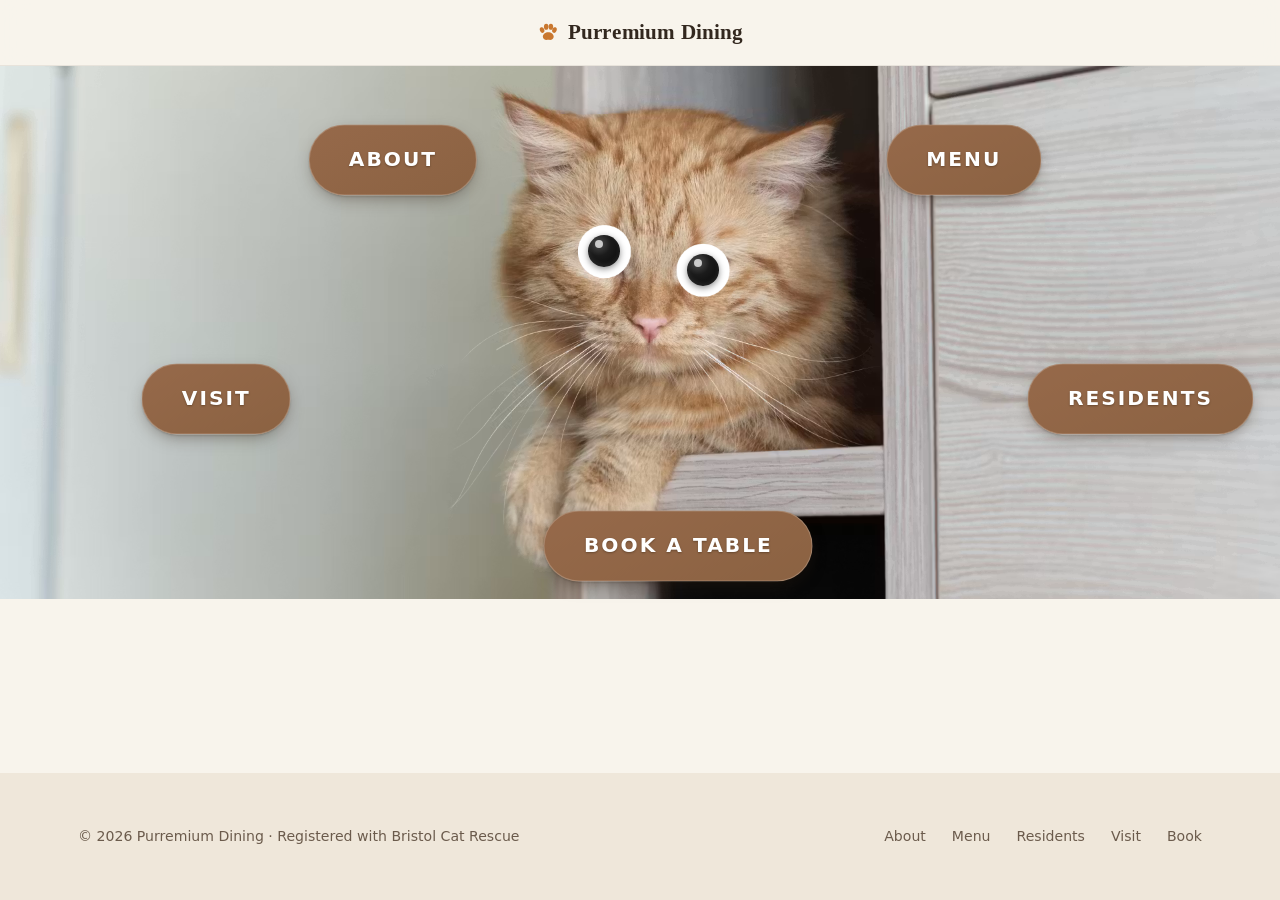
<file: index.html>
<!DOCTYPE html>
<html lang="en">
<head>
<meta charset="utf-8">
<meta name="viewport" content="width=device-width, initial-scale=1">
<title>Purremium Dining — Cat Café</title>
<meta name="description" content="A slow little cat café. Good coffee, warm pastries, and twelve residents who make the rules.">
<link rel="stylesheet" href="styles.css">
</head>
<!-- data-laser opts this page into the laser-pointer cursor.
     Every other page keeps the normal system cursor. -->
<body data-laser>

<header class="nav" id="nav">
  <div class="nav-inner">
    <a class="brand" href="index.html"><span class="paw" aria-hidden="true"><svg viewBox="0 0 32 32" focusable="false"><ellipse cx="7.4" cy="13.2" rx="3.2" ry="4.2" transform="rotate(-20 7.4 13.2)"/><ellipse cx="13.4" cy="8.4" rx="3.3" ry="4.5"/><ellipse cx="20.2" cy="8.4" rx="3.3" ry="4.5"/><ellipse cx="25.4" cy="13.2" rx="3.2" ry="4.2" transform="rotate(20 25.4 13.2)"/><path d="M16.4 16.2c4.3 0 7.9 2.9 7.9 6.4 0 3.1-2.5 5.1-5.3 5.1-1 0-1.8-.3-2.6-.3s-1.6.3-2.6.3c-2.8 0-5.3-2-5.3-5.1 0-3.5 3.6-6.4 7.9-6.4z"/></svg></span><span class="brand-text">Purremium Dining</span></a>
  </div>
</header>

<main>
  <!-- The photograph is the front page, and the navigation rings the cat.
       --x/--y place each pill as a percentage of the hero, which maps
       straight onto the image because the hero keeps the photo's ratio. -->
  <div class="hero-wrap">
    <section class="hero" id="hero">
      <img class="hero-img" src="Untitled%20design.png"
           alt="A ginger cat looking out from a shelf inside the café, its eyes following the laser pointer">
      <div class="googly" id="googly" aria-hidden="true">
        <span class="socket"><span class="pupil"></span></span>
        <span class="socket"><span class="pupil"></span></span>
      </div>
    </section>

    <nav class="hero-nav" aria-label="Main">
      <a class="pill pill-about"     href="about.html">About</a>
      <a class="pill pill-menu"      href="menu.html">Menu</a>
      <a class="pill pill-residents" href="residents.html">Residents</a>
      <a class="pill pill-visit"     href="visit.html">Visit</a>
      <a class="pill pill-book"      href="book.html">Book a table</a>
    </nav>
  </div>
</main>

<footer>
  <div class="wrap foot">
    <small>© 2026 Purremium Dining · Registered with Bristol Cat Rescue</small>
    <nav>
      <a href="about.html">About</a>
      <a href="menu.html">Menu</a>
      <a href="residents.html">Residents</a>
      <a href="visit.html">Visit</a>
      <a href="book.html">Book</a>
    </nav>
  </div>
</footer>

<script src="site.js"></script>
</body>
</html>
</file>
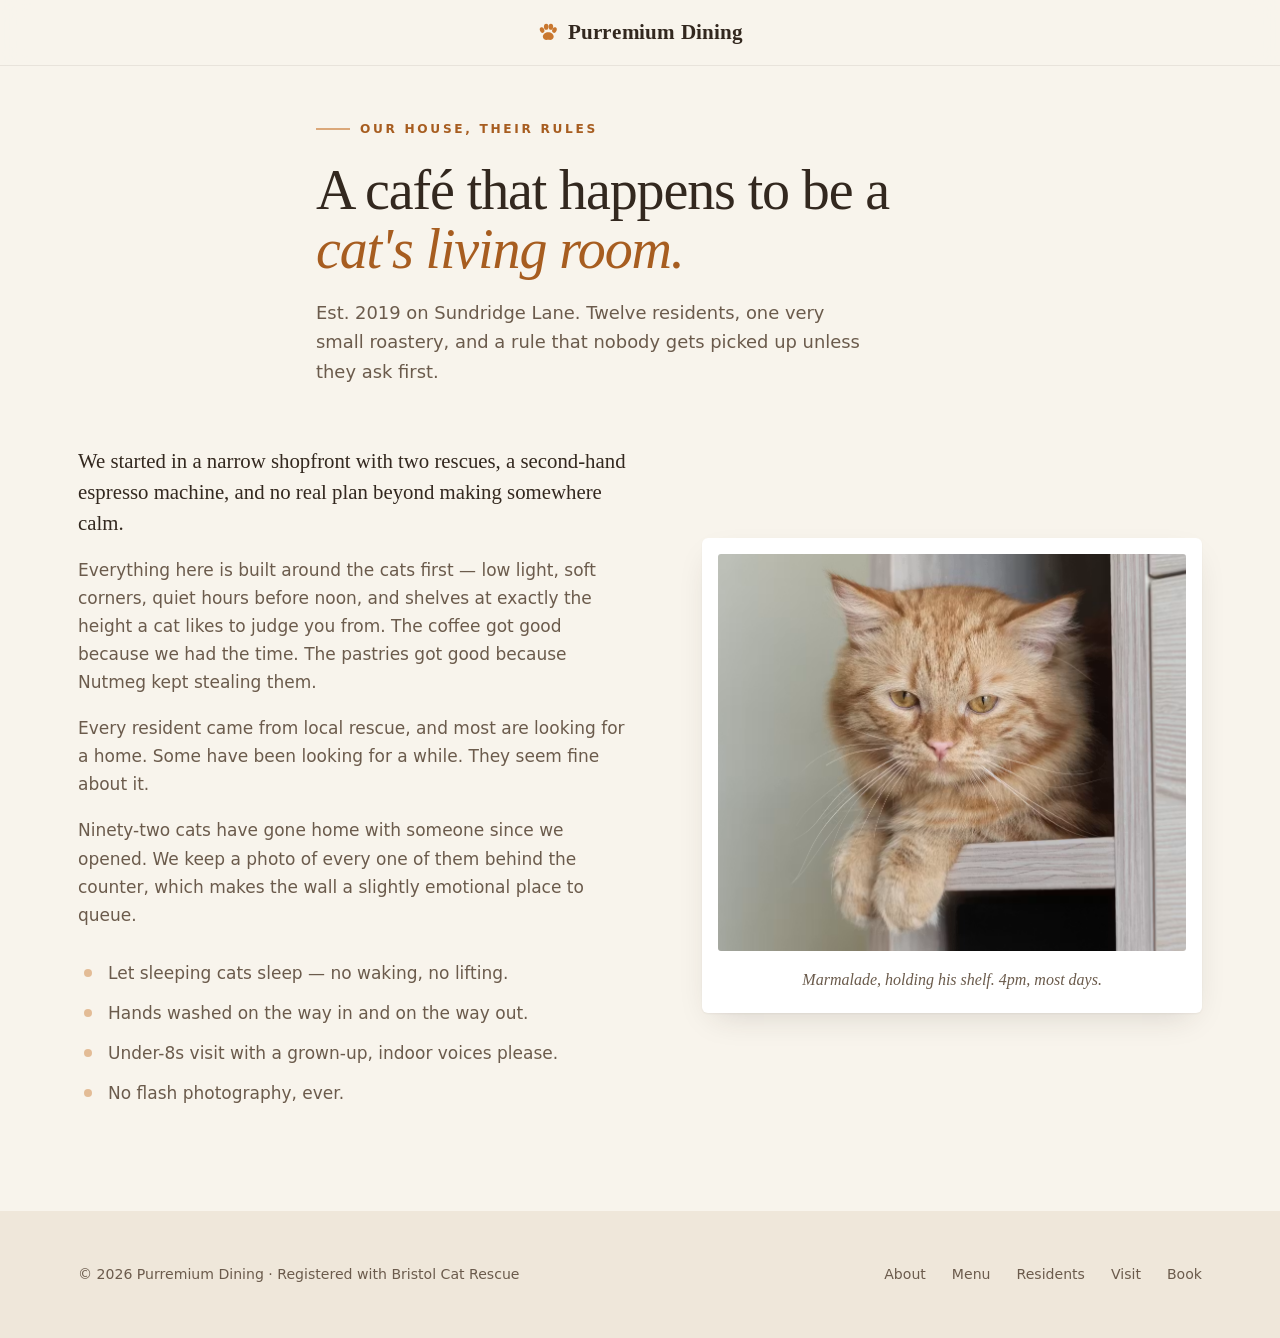
<file: about.html>
<!DOCTYPE html>
<html lang="en">
<head>
<meta charset="utf-8">
<meta name="viewport" content="width=device-width, initial-scale=1">
<title>About — Purremium Dining</title>
<meta name="description" content="How a narrow shopfront, two rescues and a second-hand espresso machine became Purremium Dining.">
<link rel="stylesheet" href="styles.css">
</head>
<body>

<header class="nav" id="nav">
  <div class="nav-inner">
    <a class="brand" href="index.html"><span class="paw" aria-hidden="true"><svg viewBox="0 0 32 32" focusable="false"><ellipse cx="7.4" cy="13.2" rx="3.2" ry="4.2" transform="rotate(-20 7.4 13.2)"/><ellipse cx="13.4" cy="8.4" rx="3.3" ry="4.5"/><ellipse cx="20.2" cy="8.4" rx="3.3" ry="4.5"/><ellipse cx="25.4" cy="13.2" rx="3.2" ry="4.2" transform="rotate(20 25.4 13.2)"/><path d="M16.4 16.2c4.3 0 7.9 2.9 7.9 6.4 0 3.1-2.5 5.1-5.3 5.1-1 0-1.8-.3-2.6-.3s-1.6.3-2.6.3c-2.8 0-5.3-2-5.3-5.1 0-3.5 3.6-6.4 7.9-6.4z"/></svg></span><span class="brand-text">Purremium Dining</span></a>
  </div>
</header>

<main>

  <section class="page-head">
    <div class="wrap inner">
      <p class="eyebrow">Our house, their rules</p>
      <h1>A café that happens to be a <em>cat's living room.</em></h1>
      <p class="lede">Est. 2019 on Sundridge Lane. Twelve residents, one very small roastery,
        and a rule that nobody gets picked up unless they ask first.</p>
    </div>
  </section>

  <section>
    <div class="wrap about-grid">
      <div class="about-copy reveal">
        <p>
          We started in a narrow shopfront with two rescues, a second-hand
          espresso machine, and no real plan beyond making somewhere calm.
        </p>
        <p>
          Everything here is built around the cats first — low light, soft
          corners, quiet hours before noon, and shelves at exactly the height
          a cat likes to judge you from. The coffee got good because we had
          the time. The pastries got good because Nutmeg kept stealing them.
        </p>
        <p>
          Every resident came from local rescue, and most are looking for a
          home. Some have been looking for a while. They seem fine about it.
        </p>
        <p>
          Ninety-two cats have gone home with someone since we opened. We keep
          a photo of every one of them behind the counter, which makes the wall
          a slightly emotional place to queue.
        </p>
        <ul class="rules">
          <li>Let sleeping cats sleep — no waking, no lifting.</li>
          <li>Hands washed on the way in and on the way out.</li>
          <li>Under-8s visit with a grown-up, indoor voices please.</li>
          <li>No flash photography, ever.</li>
        </ul>
      </div>
      <figure class="polaroid reveal">
        <img src="ZyCdgK8jQArTz7iW_catperches.avif" width="1920" height="800"
             alt="Marmalade, a ginger cat, resting on a shelf with one paw hanging over the edge">
        <figcaption>Marmalade, holding his shelf. 4pm, most days.</figcaption>
      </figure>
    </div>
  </section>

</main>

<footer>
  <div class="wrap foot">
    <small>© 2026 Purremium Dining · Registered with Bristol Cat Rescue</small>
    <nav>
      <a href="about.html">About</a>
      <a href="menu.html">Menu</a>
      <a href="residents.html">Residents</a>
      <a href="visit.html">Visit</a>
      <a href="book.html">Book</a>
    </nav>
  </div>
</footer>

<script src="site.js"></script>
</body>
</html>
</file>
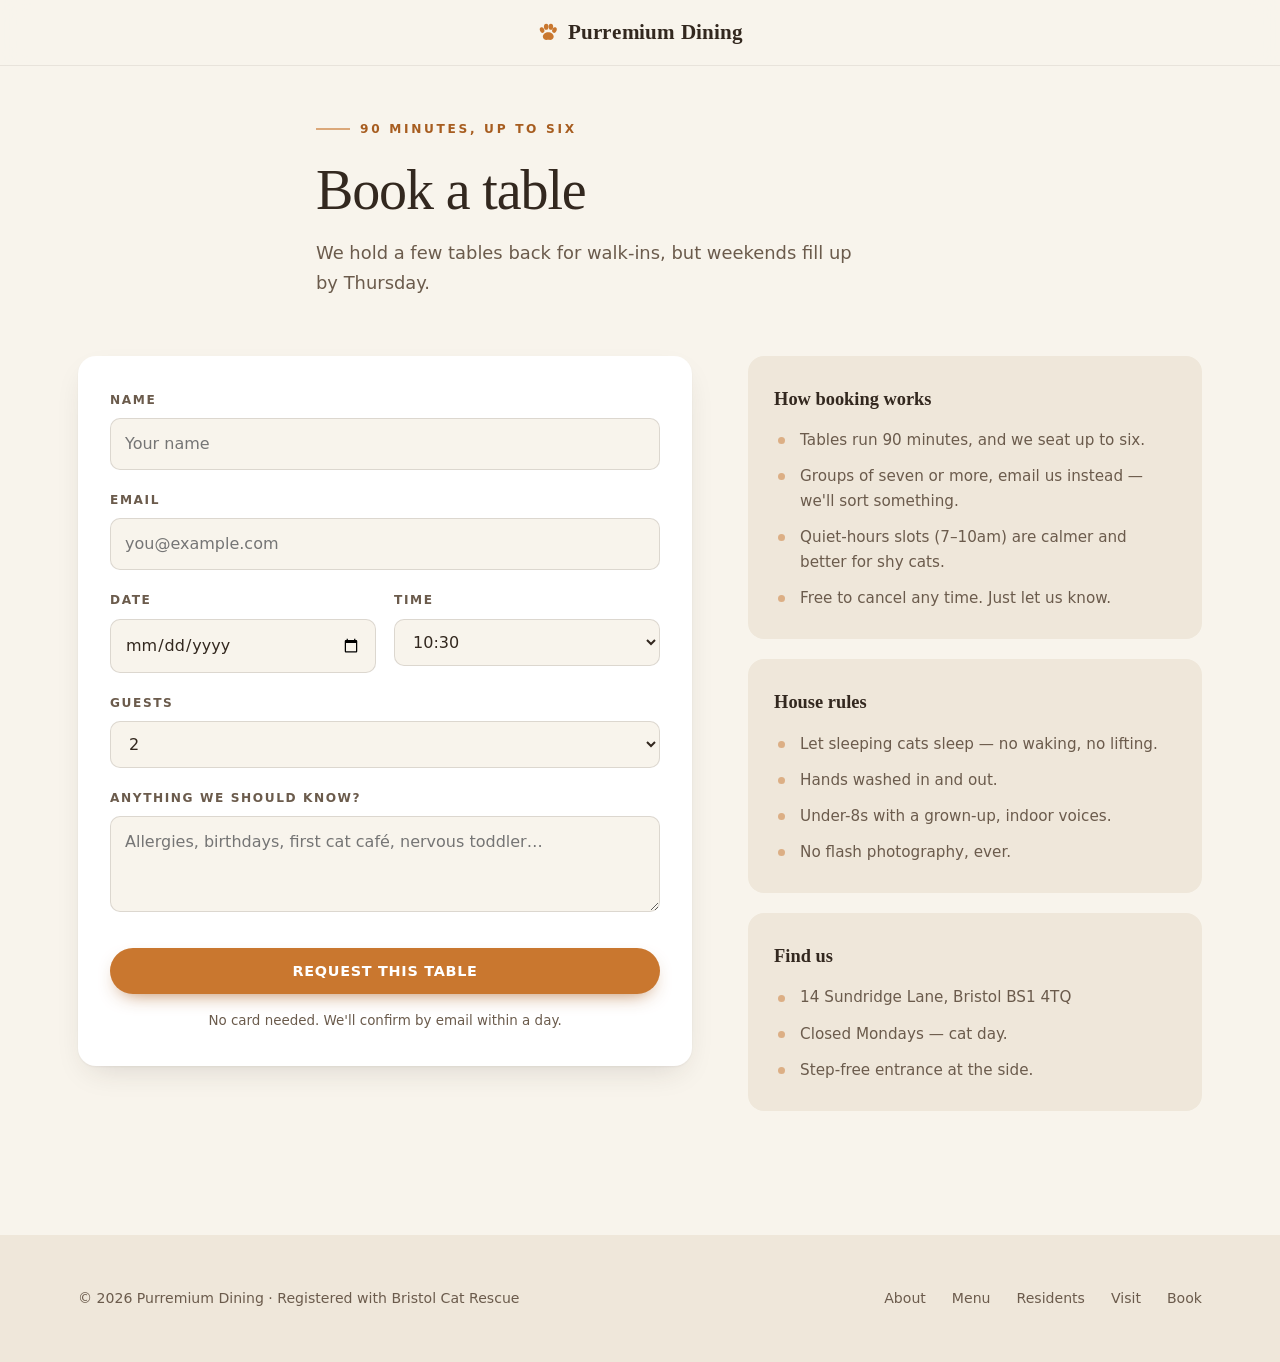
<file: book.html>
<!DOCTYPE html>
<html lang="en">
<head>
<meta charset="utf-8">
<meta name="viewport" content="width=device-width, initial-scale=1">
<title>Book a table — Purremium Dining</title>
<meta name="description" content="Reserve a 90-minute table at Purremium Dining cat café.">
<link rel="stylesheet" href="styles.css">
</head>
<body>

<header class="nav" id="nav">
  <div class="nav-inner">
    <a class="brand" href="index.html"><span class="paw" aria-hidden="true"><svg viewBox="0 0 32 32" focusable="false"><ellipse cx="7.4" cy="13.2" rx="3.2" ry="4.2" transform="rotate(-20 7.4 13.2)"/><ellipse cx="13.4" cy="8.4" rx="3.3" ry="4.5"/><ellipse cx="20.2" cy="8.4" rx="3.3" ry="4.5"/><ellipse cx="25.4" cy="13.2" rx="3.2" ry="4.2" transform="rotate(20 25.4 13.2)"/><path d="M16.4 16.2c4.3 0 7.9 2.9 7.9 6.4 0 3.1-2.5 5.1-5.3 5.1-1 0-1.8-.3-2.6-.3s-1.6.3-2.6.3c-2.8 0-5.3-2-5.3-5.1 0-3.5 3.6-6.4 7.9-6.4z"/></svg></span><span class="brand-text">Purremium Dining</span></a>
  </div>
</header>

<main>

  <section class="page-head">
    <div class="wrap inner">
      <p class="eyebrow">90 minutes, up to six</p>
      <h1>Book a table</h1>
      <p class="lede">We hold a few tables back for walk-ins, but weekends fill up by Thursday.</p>
    </div>
  </section>

  <section>
    <div class="wrap book-grid">

      <div class="reveal">
        <form class="form" id="booking-form" novalidate>
          <div class="field">
            <label for="name">Name</label>
            <input type="text" id="name" name="name" autocomplete="name" placeholder="Your name" required>
          </div>

          <div class="field">
            <label for="email">Email</label>
            <input type="email" id="email" name="email" autocomplete="email" placeholder="you@example.com" required>
          </div>

          <div class="field-row">
            <div class="field">
              <label for="date">Date</label>
              <input type="date" id="date" name="date" required>
            </div>
            <div class="field">
              <label for="time">Time</label>
              <select id="time" name="time" required>
                <option value="08:00">08:00 — quiet hours</option>
                <option value="09:00">09:00 — quiet hours</option>
                <option value="10:30" selected>10:30</option>
                <option value="12:00">12:00</option>
                <option value="13:30">13:30</option>
                <option value="15:00">15:00</option>
                <option value="16:30">16:30</option>
                <option value="18:00">18:00 — Fri &amp; Sat only</option>
              </select>
            </div>
          </div>

          <div class="field">
            <label for="guests">Guests</label>
            <select id="guests" name="guests" required>
              <option>1</option>
              <option selected>2</option>
              <option>3</option>
              <option>4</option>
              <option>5</option>
              <option>6</option>
            </select>
          </div>

          <div class="field">
            <label for="notes">Anything we should know?</label>
            <textarea id="notes" name="notes" placeholder="Allergies, birthdays, first cat café, nervous toddler…"></textarea>
          </div>

          <button class="btn" type="submit">Request this table</button>
          <p class="form-note">No card needed. We'll confirm by email within a day.</p>
        </form>

        <div class="confirm" id="booking-confirm" role="status" aria-live="polite">
          <div class="tick" aria-hidden="true"><svg viewBox="0 0 32 32" focusable="false"><ellipse cx="7.4" cy="13.2" rx="3.2" ry="4.2" transform="rotate(-20 7.4 13.2)"/><ellipse cx="13.4" cy="8.4" rx="3.3" ry="4.5"/><ellipse cx="20.2" cy="8.4" rx="3.3" ry="4.5"/><ellipse cx="25.4" cy="13.2" rx="3.2" ry="4.2" transform="rotate(20 25.4 13.2)"/><path d="M16.4 16.2c4.3 0 7.9 2.9 7.9 6.4 0 3.1-2.5 5.1-5.3 5.1-1 0-1.8-.3-2.6-.3s-1.6.3-2.6.3c-2.8 0-5.3-2-5.3-5.1 0-3.5 3.6-6.4 7.9-6.4z"/></svg></div>
          <h3>Thanks, <span id="confirm-name">friend</span>.</h3>
          <p id="confirm-detail"></p>
          <p>We'll email you to confirm. Marmalade has been notified and is unmoved.</p>
        </div>
      </div>

      <aside class="reveal">
        <div class="aside-card">
          <h3>How booking works</h3>
          <ul>
            <li>Tables run 90 minutes, and we seat up to six.</li>
            <li>Groups of seven or more, email us instead — we'll sort something.</li>
            <li>Quiet-hours slots (7–10am) are calmer and better for shy cats.</li>
            <li>Free to cancel any time. Just let us know.</li>
          </ul>
        </div>
        <div class="aside-card">
          <h3>House rules</h3>
          <ul>
            <li>Let sleeping cats sleep — no waking, no lifting.</li>
            <li>Hands washed in and out.</li>
            <li>Under-8s with a grown-up, indoor voices.</li>
            <li>No flash photography, ever.</li>
          </ul>
        </div>
        <div class="aside-card">
          <h3>Find us</h3>
          <ul>
            <li>14 Sundridge Lane, Bristol BS1 4TQ</li>
            <li>Closed Mondays — cat day.</li>
            <li>Step-free entrance at the side.</li>
          </ul>
        </div>
      </aside>

    </div>
  </section>

</main>

<footer>
  <div class="wrap foot">
    <small>© 2026 Purremium Dining · Registered with Bristol Cat Rescue</small>
    <nav>
      <a href="about.html">About</a>
      <a href="menu.html">Menu</a>
      <a href="residents.html">Residents</a>
      <a href="visit.html">Visit</a>
      <a href="book.html">Book</a>
    </nav>
  </div>
</footer>

<script src="site.js"></script>
</body>
</html>
</file>
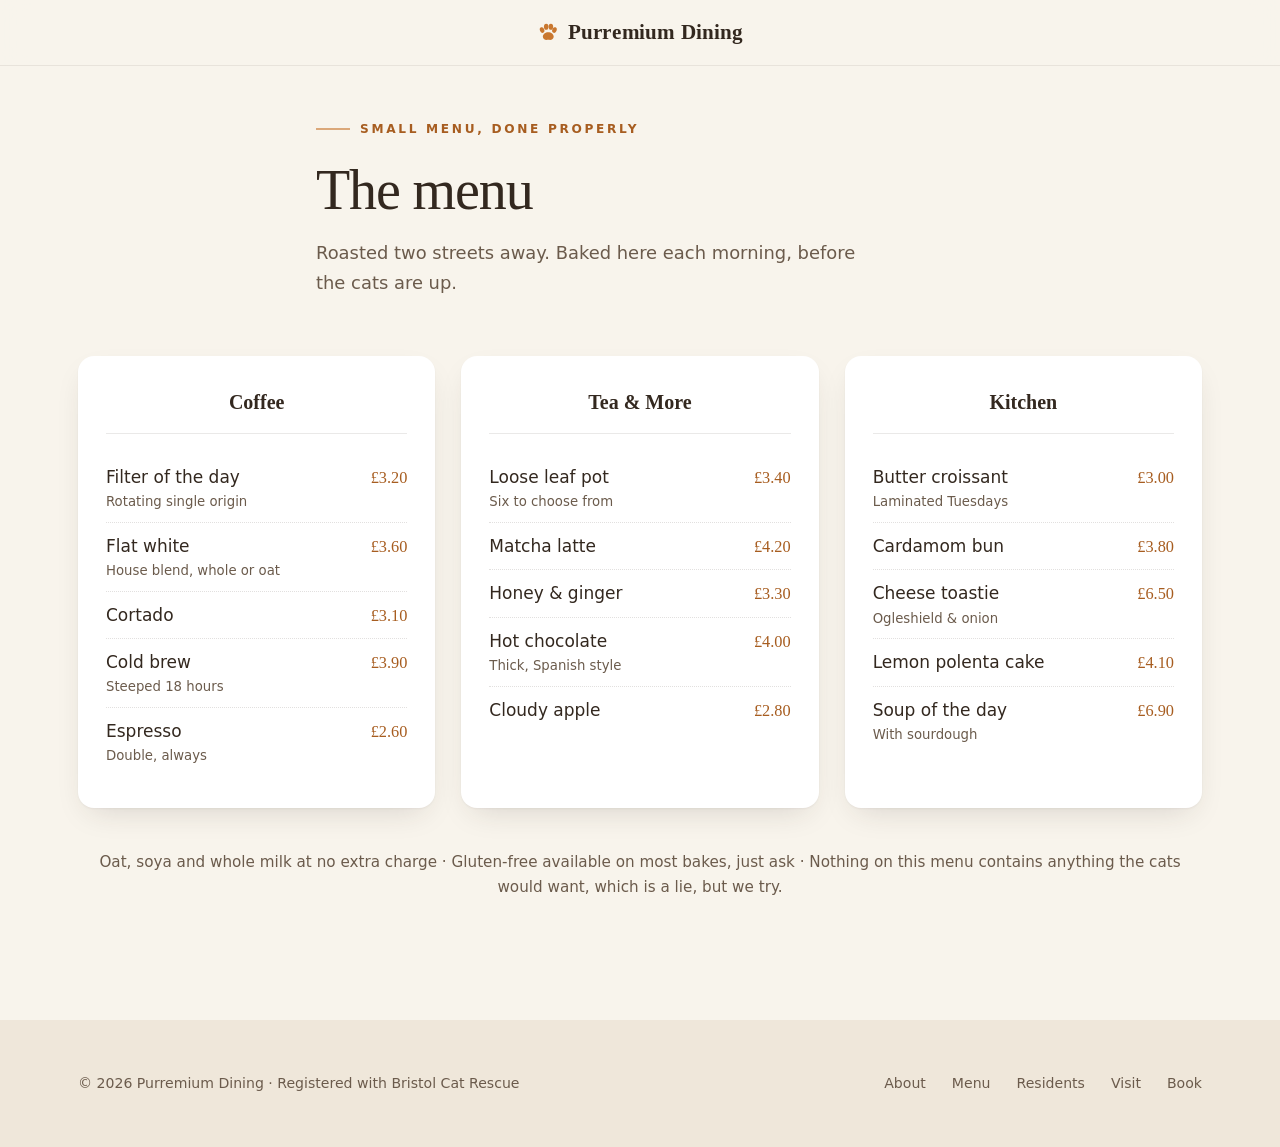
<file: menu.html>
<!DOCTYPE html>
<html lang="en">
<head>
<meta charset="utf-8">
<meta name="viewport" content="width=device-width, initial-scale=1">
<title>Menu — Purremium Dining</title>
<meta name="description" content="Coffee roasted two streets away, tea by the pot, and pastries baked before the cats are up.">
<link rel="stylesheet" href="styles.css">
</head>
<body>

<header class="nav" id="nav">
  <div class="nav-inner">
    <a class="brand" href="index.html"><span class="paw" aria-hidden="true"><svg viewBox="0 0 32 32" focusable="false"><ellipse cx="7.4" cy="13.2" rx="3.2" ry="4.2" transform="rotate(-20 7.4 13.2)"/><ellipse cx="13.4" cy="8.4" rx="3.3" ry="4.5"/><ellipse cx="20.2" cy="8.4" rx="3.3" ry="4.5"/><ellipse cx="25.4" cy="13.2" rx="3.2" ry="4.2" transform="rotate(20 25.4 13.2)"/><path d="M16.4 16.2c4.3 0 7.9 2.9 7.9 6.4 0 3.1-2.5 5.1-5.3 5.1-1 0-1.8-.3-2.6-.3s-1.6.3-2.6.3c-2.8 0-5.3-2-5.3-5.1 0-3.5 3.6-6.4 7.9-6.4z"/></svg></span><span class="brand-text">Purremium Dining</span></a>
  </div>
</header>

<main>

  <section class="page-head">
    <div class="wrap inner">
      <p class="eyebrow">Small menu, done properly</p>
      <h1>The menu</h1>
      <p class="lede">Roasted two streets away. Baked here each morning, before the cats are up.</p>
    </div>
  </section>

  <section>
    <div class="wrap">
      <div class="menu-grid">

        <div class="card reveal">
          <h3>Coffee</h3>
          <div class="item"><span class="name">Filter of the day<small>Rotating single origin</small></span><span class="price">£3.20</span></div>
          <div class="item"><span class="name">Flat white<small>House blend, whole or oat</small></span><span class="price">£3.60</span></div>
          <div class="item"><span class="name">Cortado</span><span class="price">£3.10</span></div>
          <div class="item"><span class="name">Cold brew<small>Steeped 18 hours</small></span><span class="price">£3.90</span></div>
          <div class="item"><span class="name">Espresso<small>Double, always</small></span><span class="price">£2.60</span></div>
        </div>

        <div class="card reveal">
          <h3>Tea &amp; More</h3>
          <div class="item"><span class="name">Loose leaf pot<small>Six to choose from</small></span><span class="price">£3.40</span></div>
          <div class="item"><span class="name">Matcha latte</span><span class="price">£4.20</span></div>
          <div class="item"><span class="name">Honey &amp; ginger</span><span class="price">£3.30</span></div>
          <div class="item"><span class="name">Hot chocolate<small>Thick, Spanish style</small></span><span class="price">£4.00</span></div>
          <div class="item"><span class="name">Cloudy apple</span><span class="price">£2.80</span></div>
        </div>

        <div class="card reveal">
          <h3>Kitchen</h3>
          <div class="item"><span class="name">Butter croissant<small>Laminated Tuesdays</small></span><span class="price">£3.00</span></div>
          <div class="item"><span class="name">Cardamom bun</span><span class="price">£3.80</span></div>
          <div class="item"><span class="name">Cheese toastie<small>Ogleshield &amp; onion</small></span><span class="price">£6.50</span></div>
          <div class="item"><span class="name">Lemon polenta cake</span><span class="price">£4.10</span></div>
          <div class="item"><span class="name">Soup of the day<small>With sourdough</small></span><span class="price">£6.90</span></div>
        </div>

      </div>
      <p class="menu-foot reveal">
        Oat, soya and whole milk at no extra charge · Gluten-free available on
        most bakes, just ask · Nothing on this menu contains anything the cats
        would want, which is a lie, but we try.
      </p>
    </div>
  </section>

</main>

<footer>
  <div class="wrap foot">
    <small>© 2026 Purremium Dining · Registered with Bristol Cat Rescue</small>
    <nav>
      <a href="about.html">About</a>
      <a href="menu.html">Menu</a>
      <a href="residents.html">Residents</a>
      <a href="visit.html">Visit</a>
      <a href="book.html">Book</a>
    </nav>
  </div>
</footer>

<script src="site.js"></script>
</body>
</html>
</file>
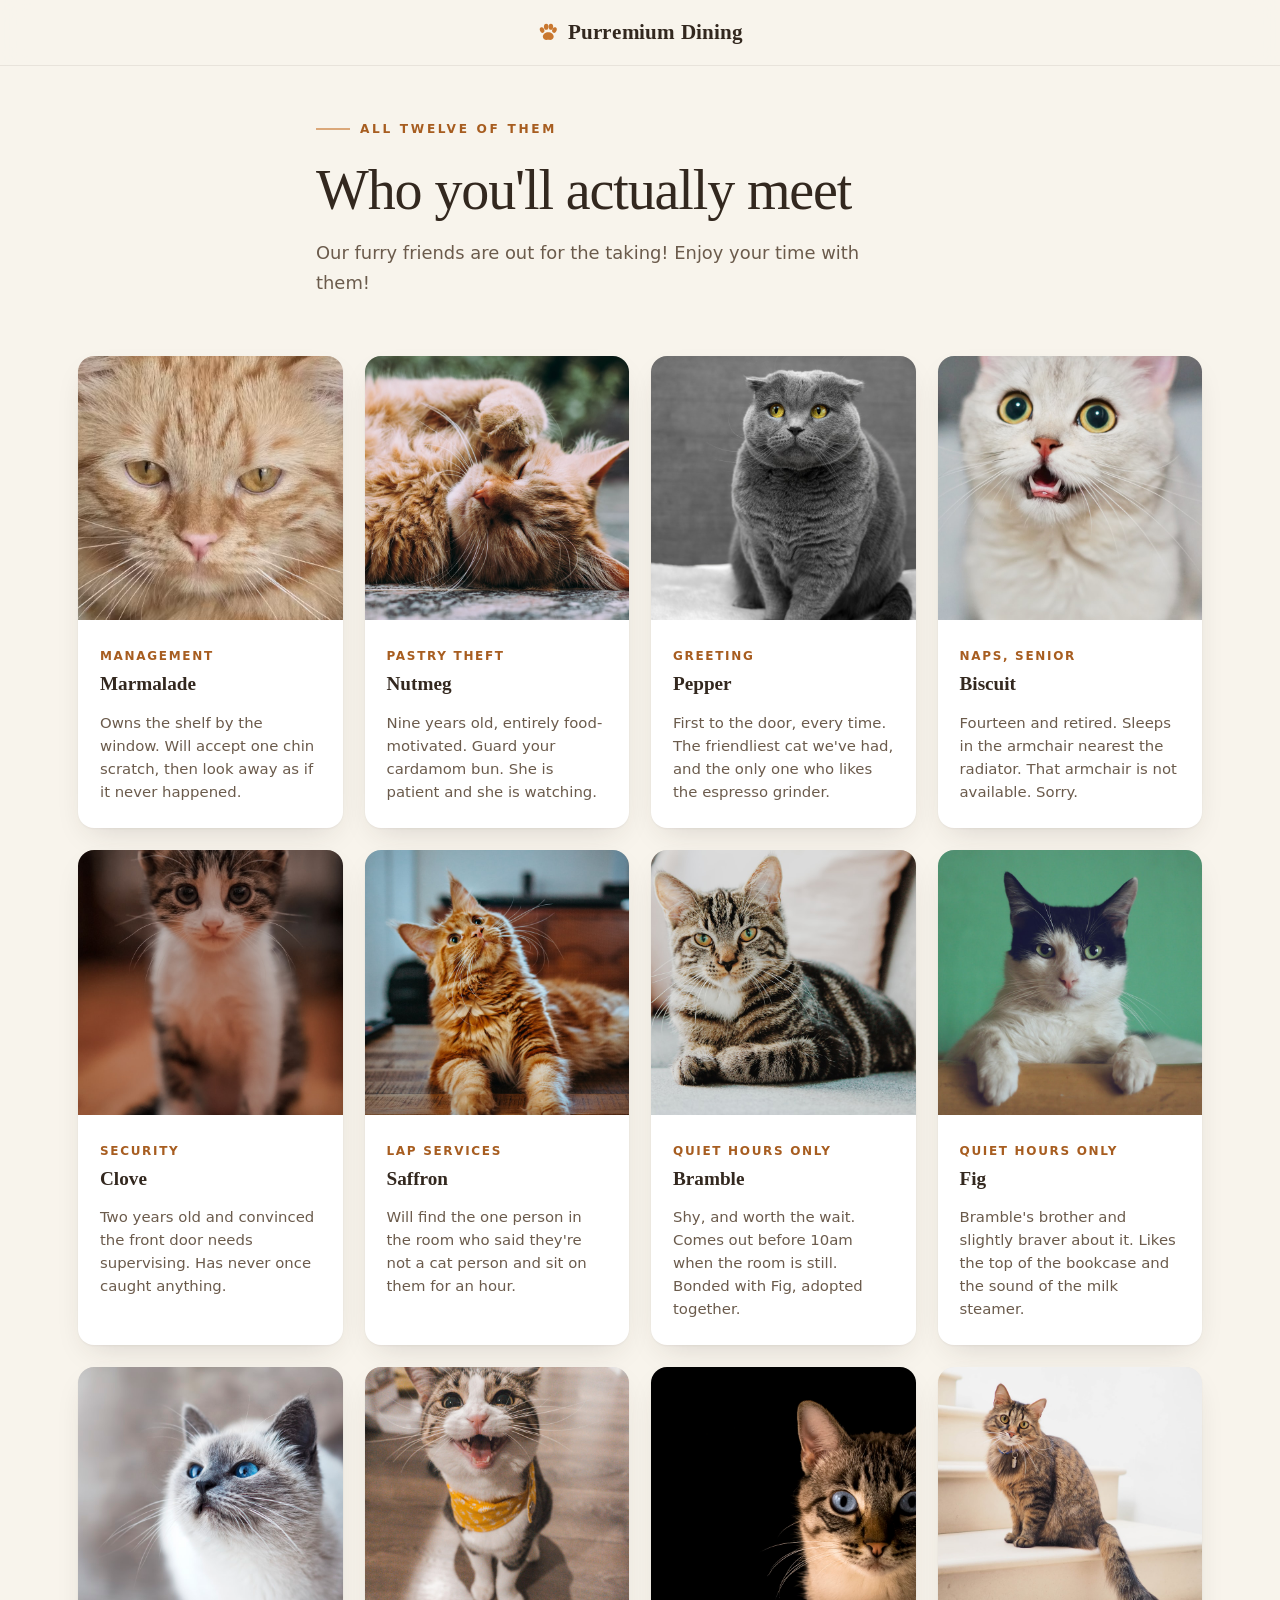
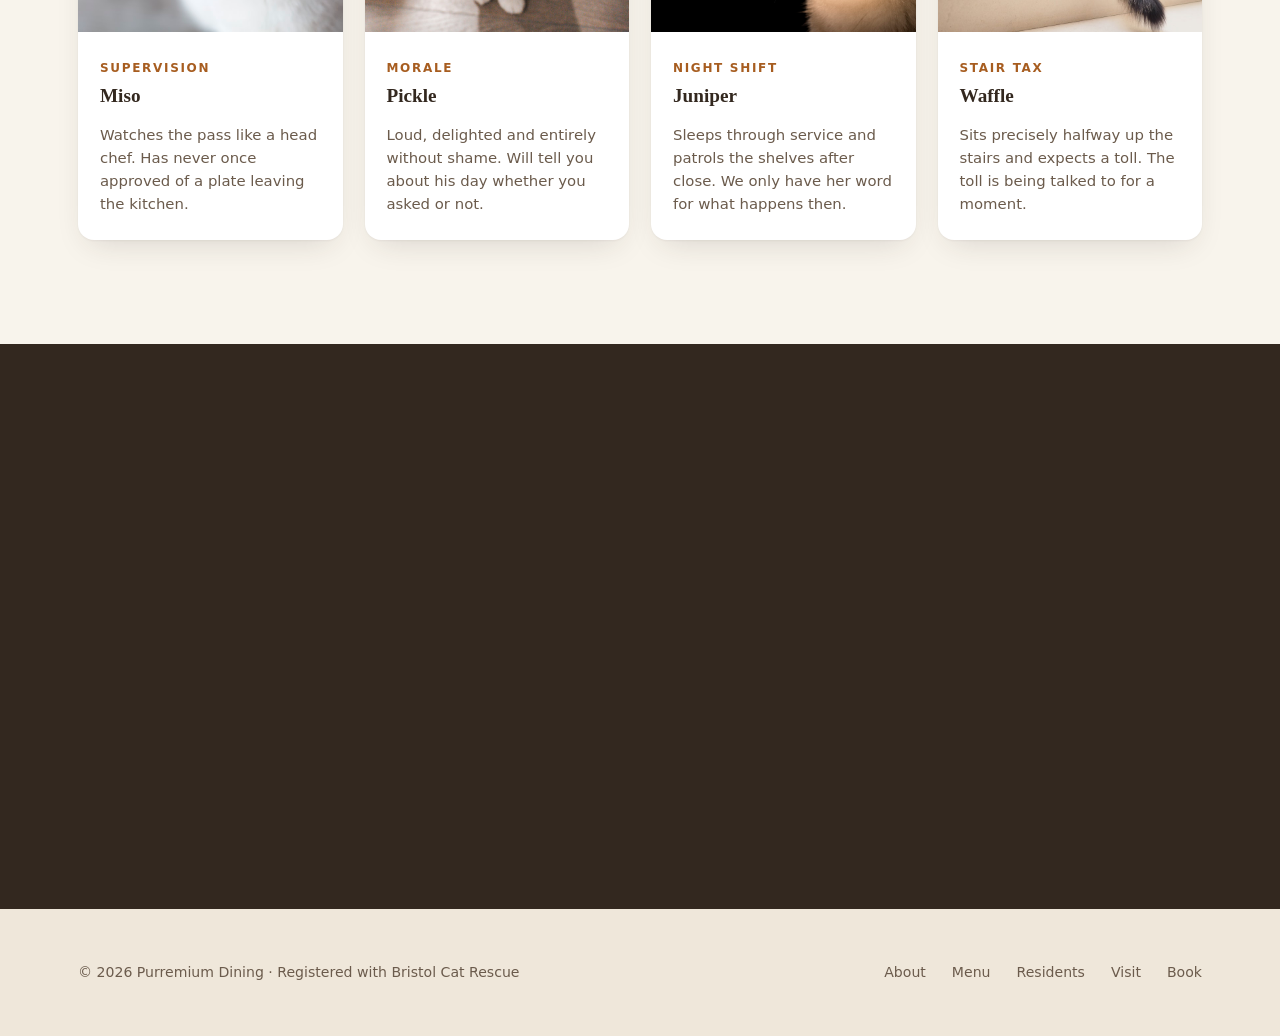
<file: residents.html>
<!DOCTYPE html>
<html lang="en">
<head>
<meta charset="utf-8">
<meta name="viewport" content="width=device-width, initial-scale=1">
<title>Residents — Purremium Dining</title>
<meta name="description" content="Meet the twelve rescue cats who run Purremium Dining. Most of them are looking for a home.">
<link rel="stylesheet" href="styles.css">
</head>
<body>

<header class="nav" id="nav">
  <div class="nav-inner">
    <a class="brand" href="index.html"><span class="paw" aria-hidden="true"><svg viewBox="0 0 32 32" focusable="false"><ellipse cx="7.4" cy="13.2" rx="3.2" ry="4.2" transform="rotate(-20 7.4 13.2)"/><ellipse cx="13.4" cy="8.4" rx="3.3" ry="4.5"/><ellipse cx="20.2" cy="8.4" rx="3.3" ry="4.5"/><ellipse cx="25.4" cy="13.2" rx="3.2" ry="4.2" transform="rotate(20 25.4 13.2)"/><path d="M16.4 16.2c4.3 0 7.9 2.9 7.9 6.4 0 3.1-2.5 5.1-5.3 5.1-1 0-1.8-.3-2.6-.3s-1.6.3-2.6.3c-2.8 0-5.3-2-5.3-5.1 0-3.5 3.6-6.4 7.9-6.4z"/></svg></span><span class="brand-text">Purremium Dining</span></a>
  </div>
</header>

<main>

  <section class="page-head">
    <div class="wrap inner">
      <p class="eyebrow">All twelve of them</p>
      <h1>Who you'll actually meet</h1>
      <p class="lede">Our furry friends are out for the taking! Enjoy your time with them!</p>
    </div>
  </section>

  <section>
    <div class="wrap">
      <div class="cats-grid">

        <article class="cat reveal">
          <div class="cat-photo house" style="--img:url('ZyCdgK8jQArTz7iW_catperches.avif')" role="img" aria-label="Marmalade, a ginger cat on his shelf"></div>
          <div class="cat-body">
            <span class="cat-role">Management</span>
            <h3>Marmalade</h3>
            <p>Owns the shelf by the window. Will accept one chin scratch, then look away as if it never happened.</p>
          </div>
        </article>

        <article class="cat reveal">
          <div class="cat-photo" style="--img:url('images/nutmeg.jpg')" role="img" aria-label="Nutmeg, a fluffy ginger cat"></div>
          <div class="cat-body">
            <span class="cat-role">Pastry theft</span>
            <h3>Nutmeg</h3>
            <p>Nine years old, entirely food-motivated. Guard your cardamom bun. She is patient and she is watching.</p>
          </div>
        </article>

        <article class="cat reveal">
          <div class="cat-photo" style="--img:url('images/pepper.jpg')" role="img" aria-label="Pepper, a grey cat with folded ears"></div>
          <div class="cat-body">
            <span class="cat-role">Greeting</span>
            <h3>Pepper</h3>
            <p>First to the door, every time. The friendliest cat we've had, and the only one who likes the espresso grinder.</p>
          </div>
        </article>

        <article class="cat reveal">
          <div class="cat-photo" style="--img:url('images/biscuit.jpg')" role="img" aria-label="Biscuit, a pale cream cat"></div>
          <div class="cat-body">
            <span class="cat-role">Naps, senior</span>
            <h3>Biscuit</h3>
            <p>Fourteen and retired. Sleeps in the armchair nearest the radiator. That armchair is not available. Sorry.</p>
          </div>
        </article>

        <article class="cat reveal">
          <div class="cat-photo" style="--img:url('images/clove.jpg')" role="img" aria-label="Clove, a small young tabby"></div>
          <div class="cat-body">
            <span class="cat-role">Security</span>
            <h3>Clove</h3>
            <p>Two years old and convinced the front door needs supervising. Has never once caught anything.</p>
          </div>
        </article>

        <article class="cat reveal">
          <div class="cat-photo" style="--img:url('images/saffron.jpg')" role="img" aria-label="Saffron, a long-haired ginger cat"></div>
          <div class="cat-body">
            <span class="cat-role">Lap services</span>
            <h3>Saffron</h3>
            <p>Will find the one person in the room who said they're not a cat person and sit on them for an hour.</p>
          </div>
        </article>

        <article class="cat reveal">
          <div class="cat-photo" style="--img:url('images/bramble.jpg')" role="img" aria-label="Bramble, a dark tabby"></div>
          <div class="cat-body">
            <span class="cat-role">Quiet hours only</span>
            <h3>Bramble</h3>
            <p>Shy, and worth the wait. Comes out before 10am when the room is still. Bonded with Fig, adopted together.</p>
          </div>
        </article>

        <article class="cat reveal">
          <div class="cat-photo" style="--img:url('images/fig.jpg')" role="img" aria-label="Fig, a black and white cat"></div>
          <div class="cat-body">
            <span class="cat-role">Quiet hours only</span>
            <h3>Fig</h3>
            <p>Bramble's brother and slightly braver about it. Likes the top of the bookcase and the sound of the milk steamer.</p>
          </div>
        </article>

        <article class="cat reveal">
          <div class="cat-photo" style="--img:url('images/miso.jpg')" role="img" aria-label="Miso, a pale cat with blue eyes"></div>
          <div class="cat-body">
            <span class="cat-role">Supervision</span>
            <h3>Miso</h3>
            <p>Watches the pass like a head chef. Has never once approved of a plate leaving the kitchen.</p>
          </div>
        </article>

        <article class="cat reveal">
          <div class="cat-photo" style="--img:url('images/pickle.jpg')" role="img" aria-label="Pickle, a cheerful tabby and white cat"></div>
          <div class="cat-body">
            <span class="cat-role">Morale</span>
            <h3>Pickle</h3>
            <p>Loud, delighted and entirely without shame. Will tell you about his day whether you asked or not.</p>
          </div>
        </article>

        <article class="cat reveal">
          <div class="cat-photo" style="--img:url('images/juniper.jpg')" role="img" aria-label="Juniper, a tabby with pale eyes"></div>
          <div class="cat-body">
            <span class="cat-role">Night shift</span>
            <h3>Juniper</h3>
            <p>Sleeps through service and patrols the shelves after close. We only have her word for what happens then.</p>
          </div>
        </article>

        <article class="cat reveal">
          <div class="cat-photo" style="--img:url('images/waffle.jpg')" role="img" aria-label="Waffle, a tabby sitting on the stairs"></div>
          <div class="cat-body">
            <span class="cat-role">Stair tax</span>
            <h3>Waffle</h3>
            <p>Sits precisely halfway up the stairs and expects a toll. The toll is being talked to for a moment.</p>
          </div>
        </article>

      </div>
    </div>
  </section>

  <section class="visit">
    <div class="wrap">
      <div class="section-head center reveal">
        <p class="eyebrow">Adoption</p>
        <h2>Most of them are looking for a home.</h2>
        <p>
          We rehome through Bristol Cat Rescue, so every adoption goes through
          their check and home visit rather than ours. Spend some time here
          first — meeting a cat properly matters more than filling in a form.
        </p>
      </div>
      <div class="visit-cta center reveal">
        <a class="btn" href="book.html">Book a table first</a>
        <a class="btn ghost" href="visit.html">Find us</a>
      </div>
    </div>
  </section>

</main>

<footer>
  <div class="wrap foot">
    <small>© 2026 Purremium Dining · Registered with Bristol Cat Rescue</small>
    <nav>
      <a href="about.html">About</a>
      <a href="menu.html">Menu</a>
      <a href="residents.html">Residents</a>
      <a href="visit.html">Visit</a>
      <a href="book.html">Book</a>
    </nav>
  </div>
</footer>

<script src="site.js"></script>
</body>
</html>
</file>
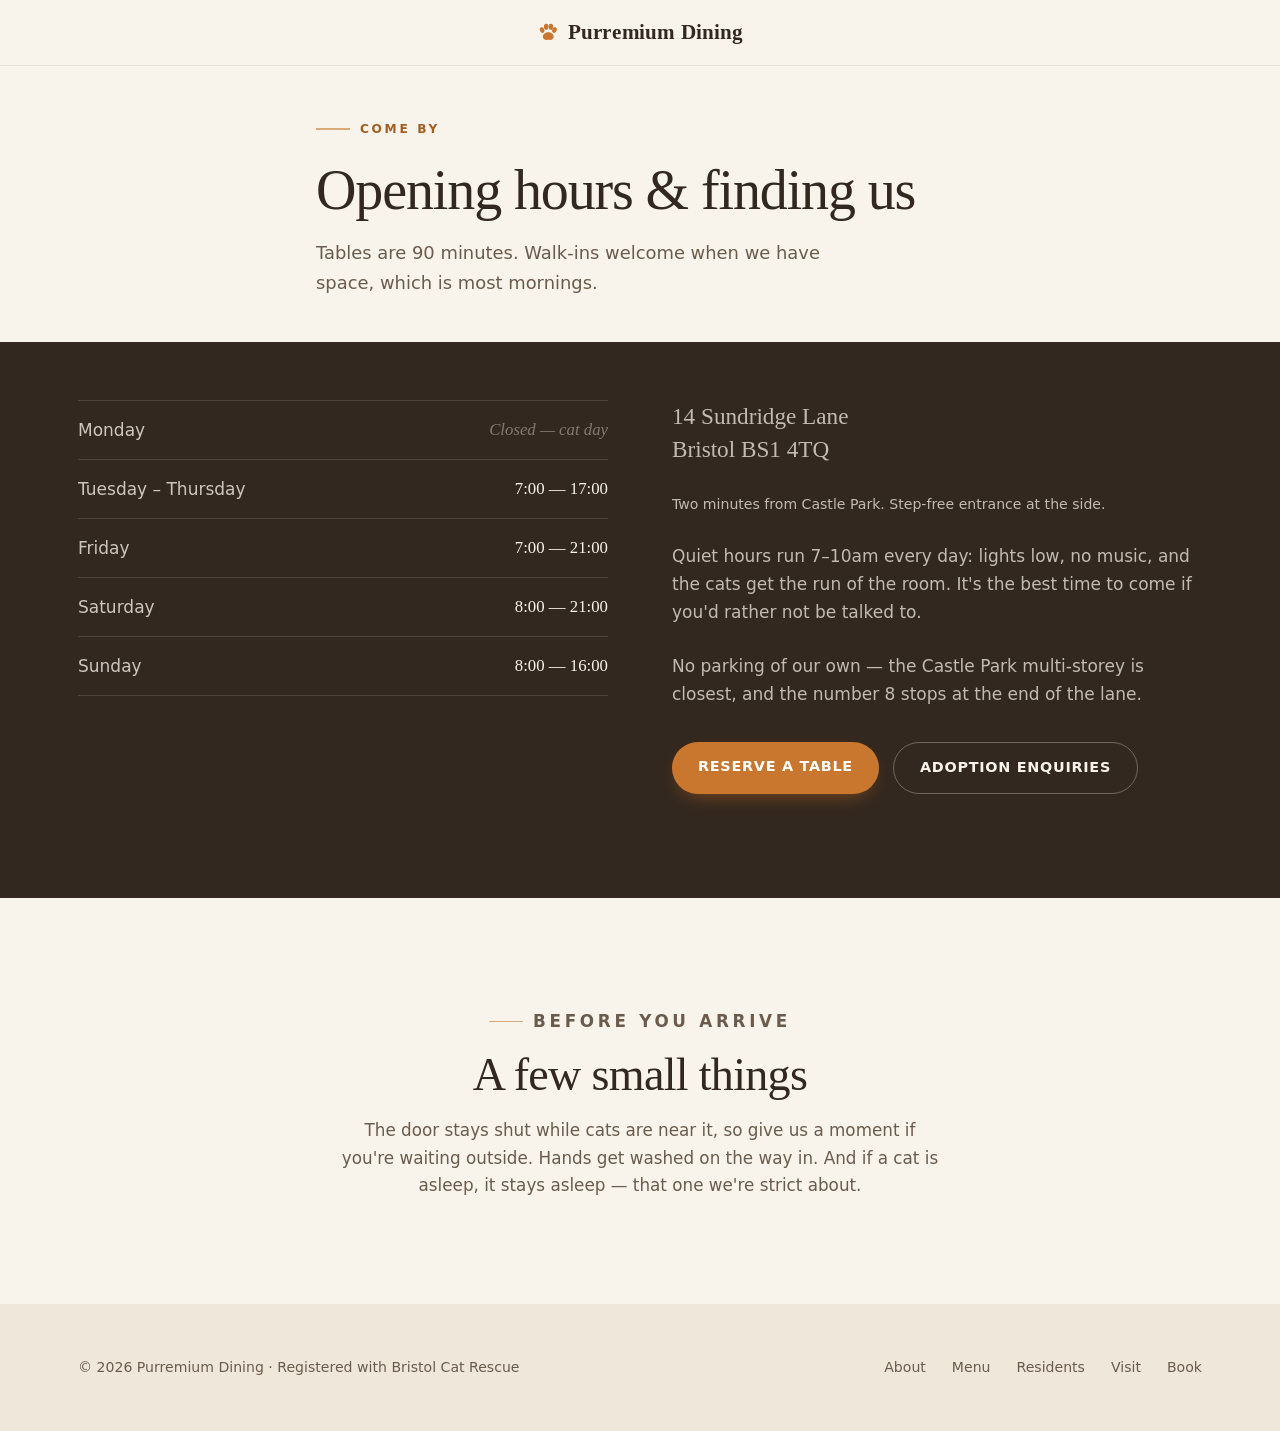
<file: visit.html>
<!DOCTYPE html>
<html lang="en">
<head>
<meta charset="utf-8">
<meta name="viewport" content="width=device-width, initial-scale=1">
<title>Visit — Purremium Dining</title>
<meta name="description" content="Opening hours, address and quiet hours for Purremium Dining on Sundridge Lane, Bristol.">
<link rel="stylesheet" href="styles.css">
</head>
<body>

<header class="nav" id="nav">
  <div class="nav-inner">
    <a class="brand" href="index.html"><span class="paw" aria-hidden="true"><svg viewBox="0 0 32 32" focusable="false"><ellipse cx="7.4" cy="13.2" rx="3.2" ry="4.2" transform="rotate(-20 7.4 13.2)"/><ellipse cx="13.4" cy="8.4" rx="3.3" ry="4.5"/><ellipse cx="20.2" cy="8.4" rx="3.3" ry="4.5"/><ellipse cx="25.4" cy="13.2" rx="3.2" ry="4.2" transform="rotate(20 25.4 13.2)"/><path d="M16.4 16.2c4.3 0 7.9 2.9 7.9 6.4 0 3.1-2.5 5.1-5.3 5.1-1 0-1.8-.3-2.6-.3s-1.6.3-2.6.3c-2.8 0-5.3-2-5.3-5.1 0-3.5 3.6-6.4 7.9-6.4z"/></svg></span><span class="brand-text">Purremium Dining</span></a>
  </div>
</header>

<main>

  <section class="page-head">
    <div class="wrap inner">
      <p class="eyebrow">Come by</p>
      <h1>Opening hours &amp; finding us</h1>
      <p class="lede">Tables are 90 minutes. Walk-ins welcome when we have space, which is most mornings.</p>
    </div>
  </section>

  <section class="visit">
    <div class="wrap visit-grid">
      <ul class="hours reveal">
        <li><span class="day">Monday</span><span class="time closed">Closed — cat day</span></li>
        <li><span class="day">Tuesday – Thursday</span><span class="time">7:00 — 17:00</span></li>
        <li><span class="day">Friday</span><span class="time">7:00 — 21:00</span></li>
        <li><span class="day">Saturday</span><span class="time">8:00 — 21:00</span></li>
        <li><span class="day">Sunday</span><span class="time">8:00 — 16:00</span></li>
      </ul>
      <div class="visit-info reveal">
        <p class="addr">14 Sundridge Lane<br>Bristol BS1 4TQ</p>
        <p class="fine">Two minutes from Castle Park. Step-free entrance at the side.</p>
        <p>
          Quiet hours run 7–10am every day: lights low, no music, and the
          cats get the run of the room. It's the best time to come if you'd
          rather not be talked to.
        </p>
        <p>
          No parking of our own — the Castle Park multi-storey is closest, and
          the number 8 stops at the end of the lane.
        </p>
        <div class="visit-cta">
          <a class="btn" href="book.html">Reserve a table</a>
          <a class="btn ghost" href="residents.html">Adoption enquiries</a>
        </div>
      </div>
    </div>
  </section>

  <section>
    <div class="wrap">
      <div class="section-head center reveal" style="margin-bottom:0">
        <p class="eyebrow">Before you arrive</p>
        <h2>A few small things</h2>
        <p>
          The door stays shut while cats are near it, so give us a moment if
          you're waiting outside. Hands get washed on the way in. And if a cat
          is asleep, it stays asleep — that one we're strict about.
        </p>
      </div>
    </div>
  </section>

</main>

<footer>
  <div class="wrap foot">
    <small>© 2026 Purremium Dining · Registered with Bristol Cat Rescue</small>
    <nav>
      <a href="about.html">About</a>
      <a href="menu.html">Menu</a>
      <a href="residents.html">Residents</a>
      <a href="visit.html">Visit</a>
      <a href="book.html">Book</a>
    </nav>
  </div>
</footer>

<script src="site.js"></script>
</body>
</html>
</file>
<file: styles.css>
/* ============================================================
   Purremium Dining — shared stylesheet
   ============================================================ */

:root{
  --cream:#f8f4ec;
  --cream-deep:#efe7da;
  --ink:#33281f;
  --ink-soft:#6b5b4c;
  --ginger:#c9772f;
  --ginger-deep:#a75d20;
  --sage:#c3cabb;
  --sage-deep:#8b9482;
  --shadow:0 1px 2px rgba(51,40,31,.05), 0 12px 32px -12px rgba(51,40,31,.18);
  --shadow-lift:0 1px 2px rgba(51,40,31,.05), 0 22px 44px -18px rgba(51,40,31,.3);
  --serif:"Iowan Old Style","Palatino Linotype",Palatino,"Book Antiqua",Georgia,serif;
  --sans:"Segoe UI",-apple-system,BlinkMacSystemFont,Inter,system-ui,sans-serif;
  --wrap:1180px;
}

*,*::before,*::after{box-sizing:border-box}
html{scroll-behavior:smooth}
body{
  margin:0;
  background:var(--cream);
  color:var(--ink);
  font-family:var(--sans);
  font-size:17px;
  line-height:1.65;
  -webkit-font-smoothing:antialiased;
  display:flex;flex-direction:column;min-height:100vh;
}
main{flex:1}
img{max-width:100%;display:block}
a{color:inherit}

.wrap{width:100%;max-width:var(--wrap);margin-inline:auto;padding-inline:28px}

/* ---------- nav ---------- */
.nav{
  position:sticky;top:0;z-index:50;
  background:rgba(248,244,236,.88);
  -webkit-backdrop-filter:blur(14px);backdrop-filter:blur(14px);
  border-bottom:1px solid rgba(51,40,31,.08);
  transition:box-shadow .35s ease;
}
.nav.stuck{box-shadow:0 10px 30px -22px rgba(51,40,31,.55)}
/* Nav links now live around the cat on the front page, so the header
   holds nothing but the centred name. */
.nav-inner{
  display:flex;align-items:center;justify-content:center;
  max-width:var(--wrap);margin-inline:auto;
  padding:15px 28px;
}
.brand{
  font-family:var(--serif);
  font-size:1.32rem;font-weight:600;letter-spacing:.01em;
  text-decoration:none;display:flex;align-items:center;gap:.55rem;
}
.brand .paw{
  display:inline-flex;
  width:22px;height:22px;
  flex:none;
  color:var(--ginger);
  transform-origin:50% 62%;
  will-change:transform;
}
.brand .paw svg{width:100%;height:100%;display:block;fill:currentColor}

/* Each letter is its own span (built in site.js) so the wave can be
   staggered left to right via --i. */
.brand-text{display:inline-flex}
.brand-text span{display:inline-block;will-change:transform}

@keyframes brandWave{
  0%   {transform:translateY(0) rotate(0deg);      color:var(--ink)}
  30%  {transform:translateY(-9px) rotate(-7deg);  color:var(--ginger)}
  55%  {transform:translateY(3px) rotate(4deg)}
  75%  {transform:translateY(-2px) rotate(-2deg)}
  100% {transform:translateY(0) rotate(0deg);      color:var(--ink)}
}
@keyframes pawWiggle{
  0%   {transform:scale(1) rotate(0deg)}
  20%  {transform:scale(1.45) rotate(-18deg)}
  40%  {transform:scale(1.45) rotate(16deg)}
  60%  {transform:scale(1.38) rotate(-12deg)}
  80%  {transform:scale(1.2) rotate(7deg)}
  100% {transform:scale(1) rotate(0deg)}
}

/* .wave is added on mouseenter and removed when the last letter
   finishes, so the cycle plays once and can be replayed by
   hovering away and back. */
.brand.wave .paw{
  animation:pawWiggle .8s cubic-bezier(.34,1.4,.64,1) both;
}
.brand.wave .brand-text span{
  animation:brandWave var(--wave-dur, .5s) ease both;
  animation-delay:calc(var(--i) * var(--stagger, 40ms));
}
/* ---------- buttons ---------- */
.btn{
  display:inline-block;text-decoration:none;
  background:var(--ginger);color:#fff;
  padding:13px 26px;border-radius:999px;
  font-family:inherit;
  font-size:.9rem;letter-spacing:.05em;text-transform:uppercase;font-weight:600;
  border:none;cursor:pointer;
  box-shadow:0 8px 20px -10px rgba(167,93,32,.9);
  transition:background .25s ease, transform .25s ease, box-shadow .25s ease;
}
.btn:hover{background:var(--ginger-deep);transform:translateY(-2px);box-shadow:0 14px 26px -12px rgba(167,93,32,.95)}
.btn.ghost{
  background:transparent;color:var(--ink);
  border:1.5px solid rgba(51,40,31,.22);box-shadow:none;
}
.btn.ghost:hover{background:rgba(51,40,31,.05);border-color:rgba(51,40,31,.4)}

/* ---------- home hero (index only) ---------- */
.hero-wrap{position:relative}
.hero{
  position:relative;
  padding:0;
  aspect-ratio:1920/800;
  min-height:300px;
  overflow:hidden;
  background:var(--sage);
}
.hero-img{
  width:100%;height:100%;
  object-fit:cover;
  object-position:center;
}

/* ---------- pill navigation, ringing the cat ----------
   A regular pentagon (point down) on an ellipse centred on the cat at
   53% / 50%, radii 38% / 40% — every pill sits the same distance from
   the centre and the same angle apart. Percentages map onto the photo
   because the hero keeps its 1920x800 ratio. */
.pill-about    {--x:30.7%; --y:17.6%}
.pill-menu     {--x:75.3%; --y:17.6%}
.pill-residents{--x:89.1%; --y:62.4%}
.pill-visit    {--x:16.9%; --y:62.4%}
.pill-book     {--x:53%;   --y:90%}   /* over the cat's legs, by design */

.hero-nav{position:absolute;inset:0;z-index:4;pointer-events:none}
.pill{
  position:absolute;
  left:var(--x);top:var(--y);
  transform:translate(-50%,-50%);
  pointer-events:auto;
  display:inline-block;white-space:nowrap;
  padding:18px 39px;
  border-radius:999px;
  /* medium -> light brown; both ends clear AA contrast against white */
  background:linear-gradient(155deg,#96694a 0%,#8b6242 100%);
  color:#fff;text-decoration:none;
  font-size:1.26rem;font-weight:600;
  letter-spacing:.1em;text-transform:uppercase;
  border:1px solid rgba(255,255,255,.2);
  text-shadow:0 1px 2px rgba(46,29,16,.4);
  box-shadow:
    0 6px 18px -6px rgba(46,29,16,.55),
    0 1px 2px rgba(46,29,16,.2);
  transition:
    transform .3s cubic-bezier(.34,1.45,.64,1),
    box-shadow .3s ease,
    background .3s ease;
}
.pill:hover,
.pill:focus-visible{
  transform:translate(-50%,-50%) scale(1.13);
  background:linear-gradient(155deg,#a8794f 0%,#96694a 100%);
  box-shadow:
    0 0 0 7px rgba(150,105,74,.20),
    0 0 30px 8px rgba(150,105,74,.45),
    0 16px 32px -10px rgba(46,29,16,.6);
}
.pill:focus-visible{outline:2px solid #fff;outline-offset:3px}
.pill:active{transform:translate(-50%,-50%) scale(1.05)}

/* ---------- googly eyes ----------
   Sockets are positioned + sized in px by site.js from the measured
   circles in the source photo (r=39.5px at 1920x800), so they stay
   locked to the artwork at any viewport size. Pupils are 60% of the
   socket, so max travel is 20% of socket size — they can never
   escape the white. */
.googly{position:absolute;inset:0;pointer-events:none}
.socket{position:absolute;border-radius:50%}
.pupil{
  position:absolute;
  left:20%;top:20%;width:60%;height:60%;
  border-radius:50%;
  background:radial-gradient(circle at 34% 28%, #4b4b4b 0%, #1b1b1b 38%, #060606 100%);
  box-shadow:
    inset 0 -2px 5px rgba(255,255,255,.10),
    0 2px 6px rgba(0,0,0,.45);
  will-change:transform;
}
/* specular highlight — sells the plastic googly-eye look */
.pupil::after{
  content:"";position:absolute;
  left:22%;top:16%;width:26%;height:26%;
  border-radius:50%;
  background:rgba(255,255,255,.72);
  filter:blur(.5px);
}

/* ---------- laser pointer cursor ---------- */
/* .laser is a zero-size point moved by JS; the inner <i> is the visual,
   so CSS hover states can scale it without fighting the JS transform. */
.laser{
  display:none;
  position:fixed;left:0;top:0;
  width:0;height:0;
  z-index:9999;
  pointer-events:none;
  will-change:transform;
  transition:opacity .25s ease;
}
.laser > i{
  position:absolute;left:0;top:0;
  display:block;border-radius:50%;
  transform:translate(-50%,-50%);
  transition:transform .18s ease, opacity .3s ease;
}
.laser-halo > i{
  width:52px;height:52px;
  background:radial-gradient(circle,
    rgba(255,45,25,.34) 0%,
    rgba(255,35,15,.16) 42%,
    rgba(255,30,10,.05) 66%,
    transparent 74%);
  filter:blur(3px);
}
.laser-core > i{
  width:11px;height:11px;
  background:radial-gradient(circle,
    #ffffff 0%,
    #ffd9d2 22%,
    #ff4a34 46%,
    #e2110a 72%,
    rgba(214,10,5,0) 100%);
  box-shadow:
    0 0 5px 1.5px rgba(255,45,25,.95),
    0 0 14px 4px rgba(255,30,12,.6),
    0 0 34px 10px rgba(255,20,8,.28);
}
/* dot swells when it's over something clickable */
.laser-halo.hot > i{transform:translate(-50%,-50%) scale(1.5);opacity:.85}
.laser-core.hot > i{transform:translate(-50%,-50%) scale(1.35)}

@media (hover:hover) and (pointer:fine){
  html.laser-on,
  html.laser-on body,
  html.laser-on a,
  html.laser-on button,
  html.laser-on select,
  html.laser-on label,
  html.laser-on .btn{cursor:none}
  /* text fields keep a real caret — you still need to aim inside them */
  html.laser-on input[type="text"],
  html.laser-on input[type="email"],
  html.laser-on input[type="date"],
  html.laser-on textarea{cursor:text}
  html.laser-on .laser{display:block}
}

/* ---------- shared type ---------- */
.eyebrow{
  display:inline-flex;align-items:center;gap:10px;
  font-size:.76rem;letter-spacing:.22em;text-transform:uppercase;
  color:var(--ginger-deep);font-weight:600;margin:0 0 22px;
}
.eyebrow::before{content:"";width:34px;height:1.5px;background:var(--ginger);opacity:.6}

section{padding-block:104px}
.section-head{max-width:38rem;margin-bottom:56px}
.section-head.center{margin-inline:auto;text-align:center}
h2{
  font-family:var(--serif);font-weight:500;
  font-size:clamp(2rem,3.6vw,2.9rem);line-height:1.12;letter-spacing:-.015em;
  margin:14px 0 16px;
}
.section-head p{color:var(--ink-soft);margin:0;font-size:1.05rem}

/* ---------- sub-page header ---------- */
.page-head{padding-block:44px 0}
.page-head .inner{max-width:44rem}
.page-head h1{
  font-family:var(--serif);font-weight:500;
  font-size:clamp(2.3rem,4.8vw,3.5rem);
  line-height:1.06;letter-spacing:-.02em;
  margin:0 0 18px;
}
.page-head h1 em{font-style:italic;color:var(--ginger-deep)}
.page-head .lede{font-size:1.12rem;color:var(--ink-soft);max-width:34rem;margin:0}
.page-head + section{padding-top:58px}
/* A dark section straight after the intro needs a gap above it — its
   background edge would otherwise butt right up against the lede. */
.page-head + .visit{margin-top:44px}

/* ---------- about ---------- */
.about-grid{display:grid;grid-template-columns:1.05fr .95fr;gap:72px;align-items:center}
.about-copy p{color:var(--ink-soft);margin:0 0 18px}
.about-copy p:first-of-type{
  font-family:var(--serif);font-size:1.3rem;line-height:1.5;color:var(--ink);
}
.about-copy h2:first-child{margin-top:0}
.rules{list-style:none;margin:30px 0 0;padding:0;display:grid;gap:12px}
.rules li{position:relative;padding-left:30px;color:var(--ink-soft)}
.rules li::before{
  content:"";position:absolute;left:6px;top:.62em;
  width:8px;height:8px;border-radius:50%;
  background:var(--ginger);opacity:.45;
}
.polaroid{
  background:#fff;padding:16px 16px 62px;border-radius:6px;
  box-shadow:var(--shadow);transform:rotate(-2.2deg);
  position:relative;margin:0;
}
/* Source photo is 1920x800, so this crop is horizontal only —
   54% centres the frame on the cat rather than the empty wall. */
.polaroid img{
  width:100%;height:auto;
  border-radius:3px;
  aspect-ratio:4/3.4;
  object-fit:cover;
  object-position:54% center;
}
.polaroid figcaption{
  position:absolute;left:0;right:0;bottom:20px;text-align:center;
  font-family:var(--serif);font-style:italic;color:var(--ink-soft);font-size:1rem;
}

/* ---------- menu ---------- */
.menu-grid{display:grid;grid-template-columns:repeat(3,1fr);gap:26px}
.card{
  background:#fff;border-radius:16px;padding:30px 28px 32px;
  box-shadow:var(--shadow);
  transition:transform .3s ease, box-shadow .3s ease;
}
.card:hover{transform:translateY(-5px);box-shadow:var(--shadow-lift)}
.card h3{
  font-family:var(--serif);font-weight:600;font-size:1.25rem;
  margin:0 0 20px;padding-bottom:14px;
  border-bottom:1px solid rgba(51,40,31,.1);
  text-align:center;
}
.item{display:flex;justify-content:space-between;gap:16px;align-items:baseline;padding-block:9px}
.item + .item{border-top:1px dotted rgba(51,40,31,.14)}
.item .name{font-weight:500}
.item .name small{display:block;font-weight:400;font-size:.83rem;color:var(--ink-soft);letter-spacing:0}
.item .price{font-family:var(--serif);color:var(--ginger-deep);font-size:1.02rem;white-space:nowrap}
.menu-foot{
  margin-top:42px;text-align:center;color:var(--ink-soft);font-size:.95rem;
}

/* ---------- residents ---------- */
.cats-grid{display:grid;grid-template-columns:repeat(4,1fr);gap:22px}
.cat{
  background:#fff;border-radius:16px;overflow:hidden;
  box-shadow:var(--shadow);
  transition:transform .3s ease, box-shadow .3s ease;
}
.cat:hover{transform:translateY(-5px);box-shadow:var(--shadow-lift)}
/* Each card supplies its own photo via --img. */
.cat-photo{
  aspect-ratio:1/1;
  background-image:var(--img);
  background-size:cover;
  background-position:center;
  background-repeat:no-repeat;
  background-color:var(--cream-deep);
}
/* Marmalade is our own wide shot, zoomed in on him rather than cropped
   to the middle of the room. */
.cat-photo.house{
  background-size:520% auto;
  background-position:52% 30%;
}
.cat-body{padding:20px 22px 24px}
.cat-body h3{font-family:var(--serif);font-size:1.2rem;font-weight:600;margin:0 0 2px}
.cat-role{font-size:.75rem;letter-spacing:.14em;text-transform:uppercase;color:var(--ginger-deep);font-weight:600}
.cat-body p{margin:12px 0 0;font-size:.93rem;color:var(--ink-soft);line-height:1.55}

/* ---------- visit (dark block) ---------- */
.visit{background:var(--ink);color:var(--cream)}
.visit h2,.visit h3{color:var(--cream)}
.visit .section-head p{color:rgba(248,244,236,.62)}
.visit .eyebrow{color:#e2a262}
.visit .eyebrow::before{background:#e2a262}
.visit-grid{display:grid;grid-template-columns:1fr 1fr;gap:64px;align-items:start}
.hours{list-style:none;margin:0;padding:0}
.hours li{
  display:flex;justify-content:space-between;gap:20px;
  padding:15px 0;border-bottom:1px solid rgba(248,244,236,.13);
}
.hours li:first-child{border-top:1px solid rgba(248,244,236,.13)}
.hours .day{color:rgba(248,244,236,.78)}
.hours .time{font-family:var(--serif);font-size:1.05rem}
.hours .time.closed{color:rgba(248,244,236,.4);font-style:italic}
.visit-info p{color:rgba(248,244,236,.72);margin:0 0 26px}
.addr{
  font-family:var(--serif);font-size:1.45rem;line-height:1.45;color:var(--cream);margin:0 0 8px;
}
.fine{font-size:.88rem;color:rgba(248,244,236,.45)}
.visit .btn.ghost{color:var(--cream);border-color:rgba(248,244,236,.3)}
.visit .btn.ghost:hover{background:rgba(248,244,236,.08);border-color:rgba(248,244,236,.6)}
.visit-cta{display:flex;flex-wrap:wrap;gap:14px;margin-top:34px}
/* Pairs with .section-head.center when a section has no column beside it. */
.visit-cta.center{justify-content:center;margin-top:0}

/* ---------- booking form ---------- */
.book-grid{display:grid;grid-template-columns:1.15fr .85fr;gap:56px;align-items:start}
.form{
  background:#fff;border-radius:18px;padding:34px 32px;
  box-shadow:var(--shadow);
}
.field{margin-bottom:20px}
.field label{
  display:block;font-size:.76rem;letter-spacing:.13em;text-transform:uppercase;
  color:var(--ink-soft);font-weight:600;margin-bottom:8px;
}
.field input,.field select,.field textarea{
  width:100%;font:inherit;font-size:1rem;color:var(--ink);
  background:var(--cream);
  border:1.5px solid rgba(51,40,31,.14);border-radius:10px;
  padding:12px 14px;
  transition:border-color .2s ease, box-shadow .2s ease, background .2s ease;
}
.field textarea{resize:vertical;min-height:96px}
.field input:focus,.field select:focus,.field textarea:focus{
  outline:none;background:#fff;
  border-color:var(--ginger);
  box-shadow:0 0 0 3px rgba(201,119,47,.15);
}
.field-row{display:grid;grid-template-columns:1fr 1fr;gap:18px}
.form .btn{width:100%;margin-top:8px;padding-block:15px}
.form-note{margin:16px 0 0;font-size:.84rem;color:var(--ink-soft);text-align:center}
.confirm{
  display:none;
  background:#fff;border-radius:18px;padding:40px 34px;text-align:center;
  box-shadow:var(--shadow);border:1.5px solid rgba(201,119,47,.35);
}
.confirm.show{display:block}
.confirm .tick{width:46px;height:46px;margin:0 auto 16px;color:var(--ginger)}
.confirm .tick svg{width:100%;height:100%;display:block;fill:currentColor}
.confirm h3{font-family:var(--serif);font-size:1.5rem;font-weight:600;margin:0 0 12px}
.confirm p{color:var(--ink-soft);margin:0 0 8px}
.aside-card{
  background:var(--cream-deep);border-radius:16px;padding:28px 26px;margin-bottom:20px;
}
.aside-card h3{
  font-family:var(--serif);font-size:1.15rem;font-weight:600;margin:0 0 14px;
}
.aside-card ul{list-style:none;margin:0;padding:0;display:grid;gap:11px}
.aside-card li{position:relative;padding-left:26px;font-size:.95rem;color:var(--ink-soft)}
.aside-card li::before{
  content:"";position:absolute;left:4px;top:.6em;
  width:7px;height:7px;border-radius:50%;background:var(--ginger);opacity:.5;
}

/* ---------- footer ---------- */
footer{background:var(--cream-deep);padding-block:52px}
.foot{display:flex;flex-wrap:wrap;gap:24px;justify-content:space-between;align-items:center}
.foot small{color:var(--ink-soft);font-size:.88rem}
.foot nav{display:flex;flex-wrap:wrap;gap:26px}
.foot nav a{font-size:.88rem;color:var(--ink-soft);text-decoration:none}
.foot nav a:hover{color:var(--ginger-deep)}

/* ---------- reveal ---------- */
.reveal{opacity:0;transform:translateY(22px);transition:opacity .7s ease,transform .7s ease}
.reveal.in{opacity:1;transform:none}

/* ---------- responsive ---------- */
@media (max-width:960px){
  .about-grid,.visit-grid,.book-grid{grid-template-columns:1fr;gap:44px}
  .menu-grid{grid-template-columns:1fr 1fr}
  .cats-grid{grid-template-columns:1fr 1fr}
  .polaroid{transform:none;max-width:460px}
}
/* Keep the outer pills from reaching the frame edge on smaller desktops:
   shrink them a little and pull the two widest points inwards. */
@media (max-width:1020px){
  .pill{padding:14px 26px;font-size:1.05rem;letter-spacing:.07em}
  .pill-residents{--x:85%}
  .pill-visit{--x:21%}
}

/* Below this the hero starts cropping, so the --x/--y ring would drift
   off the cat. Drop the pills into a normal wrapped row underneath. */
@media (max-width:760px){
  .hero-nav{
    position:static;
    display:flex;flex-wrap:wrap;justify-content:center;gap:10px;
    padding:24px 20px 4px;
  }
  .pill{
    position:static;
    transform:none;
    padding:16px 30px;font-size:1.1rem;letter-spacing:.08em;
  }
  .pill:hover,.pill:focus-visible{transform:scale(1.08)}
  .pill:active{transform:scale(1.02)}
}

@media (max-width:680px){
  body{font-size:16px}
  section{padding-block:76px}
  .page-head{padding-block:30px 0}
  .page-head + section{padding-top:44px}
  .nav-links a:not(.btn){display:none}
  .nav-links{gap:16px}
  .menu-grid{grid-template-columns:1fr}
  .field-row{grid-template-columns:1fr;gap:0}
  .form{padding:26px 22px}
}
@media (prefers-reduced-motion:reduce){
  html{scroll-behavior:auto}
  .reveal{opacity:1;transform:none;transition:none}
  *{transition-duration:.01ms !important}
}
</file>
